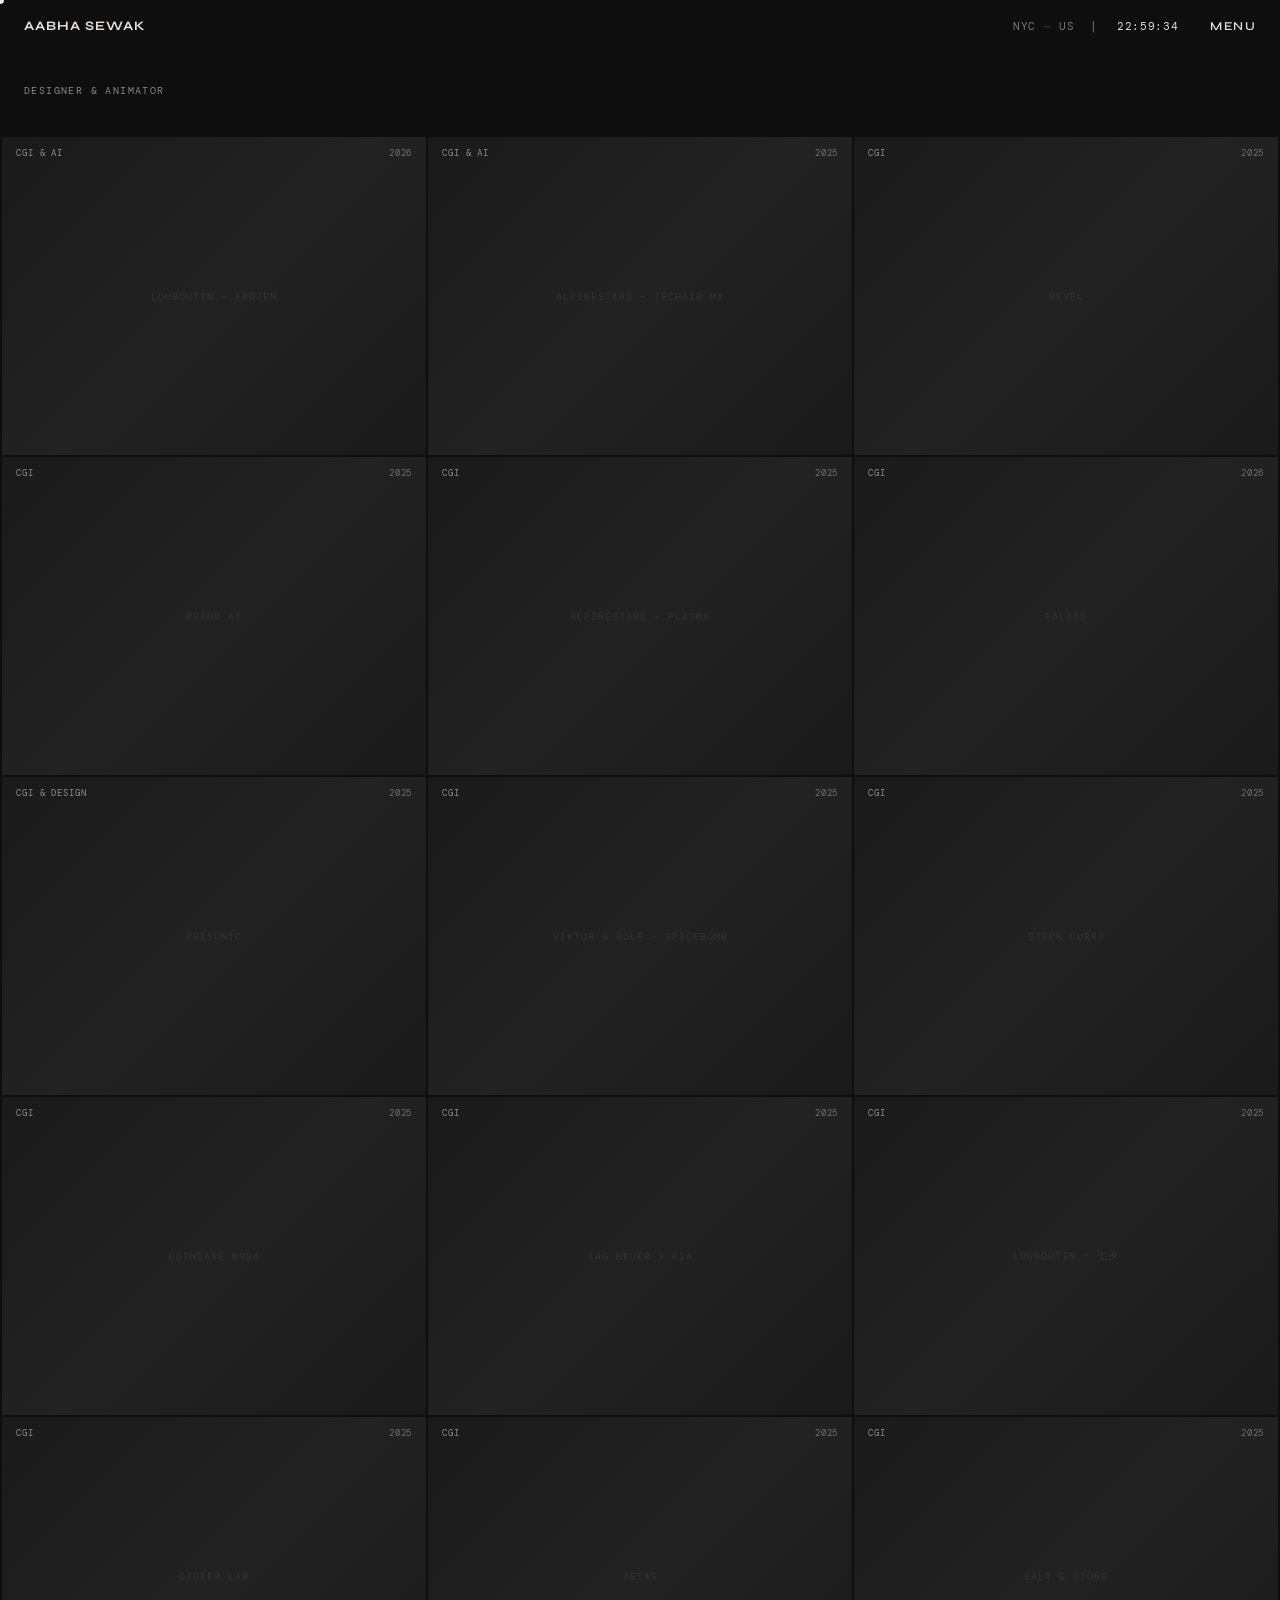
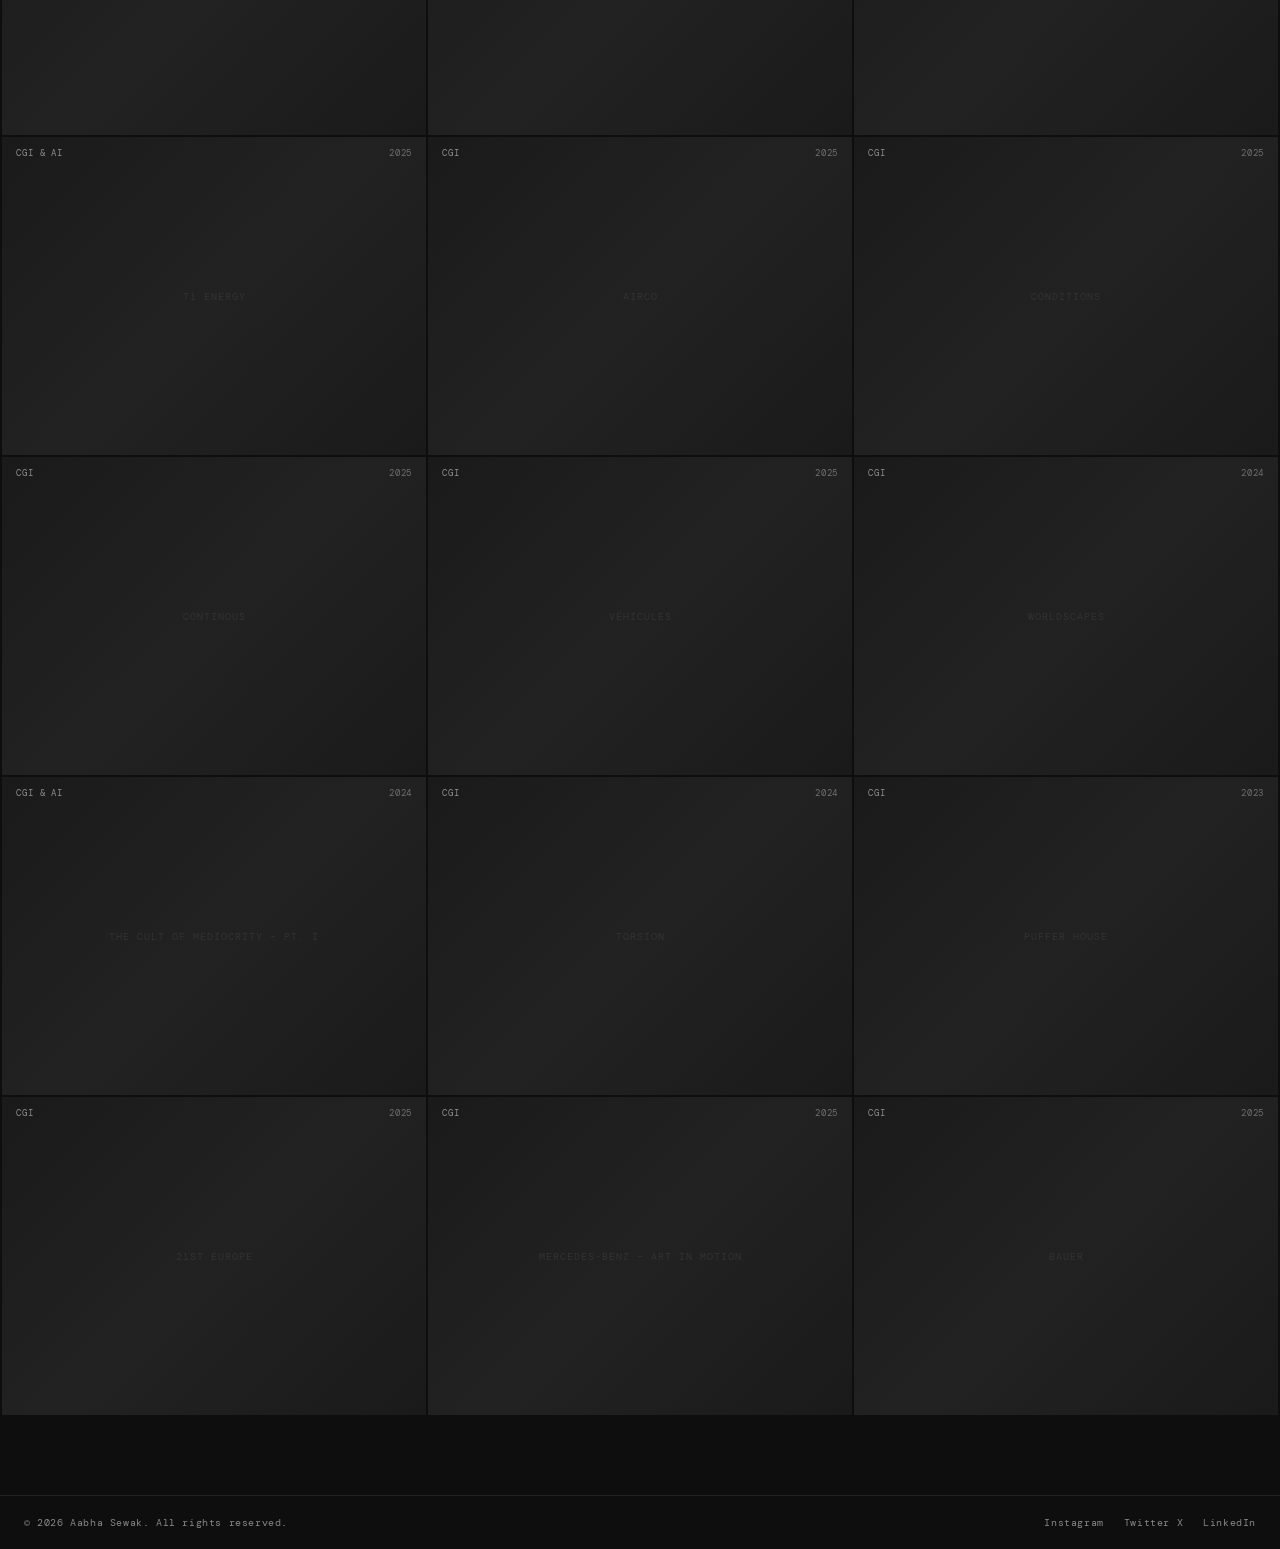
<file: index.html>
<!DOCTYPE html>
<html lang="en">
<head>
  <meta charset="UTF-8" />
  <meta name="viewport" content="width=device-width, initial-scale=1.0" />
  <title>Aabha Sewak — Designer & Animator</title>
  <link href="https://fonts.googleapis.com/css2?family=DM+Mono:wght@300;400&family=Syne:wght@400;500;600;700;800&display=swap" rel="stylesheet" />
  <link rel="stylesheet" href="shared.css" />
  <style>
    .hero { padding: calc(var(--nav-h) + 32px) 24px 40px; }
    .hero-label {
      font-family: var(--mono); font-size: 10px; letter-spacing: .14em;
      text-transform: uppercase; color: var(--fg-dim);
    }
    .works {
      padding: 0 2px 80px;
      display: grid; grid-template-columns: repeat(3, 1fr); gap: 2px;
    }
    @media (max-width: 900px) { .works { grid-template-columns: repeat(2, 1fr); } }
    @media (max-width: 560px) { .works { grid-template-columns: 1fr; } }

    .work-item {
      display: block; text-decoration: none; color: var(--fg);
      position: relative; overflow: hidden; background: #181818; aspect-ratio: 4/3;
    }
    .work-thumb {
      width: 100%; height: 100%; object-fit: cover; display: block;
      transition: transform .6s cubic-bezier(.4,0,.2,1), filter .4s;
      filter: brightness(.85) saturate(.9);
    }
    .work-item:hover .work-thumb {
      transform: scale(1.04);
      filter: brightness(1) saturate(1);
    }
    .work-placeholder {
      width: 100%; height: 100%;
      background: linear-gradient(135deg, #1a1a1a 0%, #222 50%, #1a1a1a 100%);
      display: flex; align-items: center; justify-content: center;
      transition: transform .6s cubic-bezier(.4,0,.2,1);
    }
    .work-item:hover .work-placeholder { transform: scale(1.04); }
    .work-placeholder-inner {
      font-family: var(--mono); font-size: 10px;
      color: #333; letter-spacing: .1em; text-transform: uppercase; text-align: center; padding: 0 16px;
    }
    .work-info {
      position: absolute; bottom: 0; left: 0; right: 0;
      padding: 20px 16px 14px;
      background: linear-gradient(transparent, rgba(0,0,0,.8));
      transform: translateY(6px); opacity: 0;
      transition: transform .3s, opacity .3s;
    }
    .work-item:hover .work-info { transform: translateY(0); opacity: 1; }
    .work-tags {
      font-family: var(--mono); font-size: 9px; color: var(--fg-dim);
      letter-spacing: .1em; text-transform: uppercase; margin-bottom: 4px;
    }
    .work-title { font-family: var(--sans); font-weight: 700; font-size: 14px; }
    .work-strip {
      position: absolute; top: 0; left: 0; right: 0;
      padding: 10px 14px 8px;
      display: flex; justify-content: space-between;
    }
    .work-type { font-family: var(--mono); font-size: 9px; letter-spacing: .1em; text-transform: uppercase; color: rgba(255,255,255,.5); }
    .work-year { font-family: var(--mono); font-size: 9px; color: rgba(255,255,255,.35); }
  </style>
</head>
<body>
  <div id="cursor"></div>

  <nav>
    <a href="index.html" class="nav-logo">Aabha Sewak</a>
    <div class="nav-right">
      <div class="nav-location">NYC ⏤ US &nbsp;|&nbsp; <span id="clock">--:--:--</span></div>
      <button class="menu-btn" id="menuOpen">Menu</button>
    </div>
  </nav>

  <div id="menu-overlay">
    <div class="menu-top">
      <a href="index.html" class="nav-logo">Aabha Sewak</a>
      <button class="menu-close" id="menuClose">Close</button>
    </div>
    <div class="menu-body">
      <a href="index.html" class="menu-link">Home</a>
      <a href="works/index.html" class="menu-link">Works</a>
      <a href="about.html" class="menu-link">About</a>
      <a href="contact.html" class="menu-link">Contact</a>
    </div>
    <div class="menu-footer">
      <div class="menu-social">
        <a href="https://www.instagram.com/" target="_blank">Instagram</a>
        <a href="https://x.com/" target="_blank">Twitter X</a>
        <a href="https://www.linkedin.com/" target="_blank">LinkedIn</a>
      </div>
      <div class="menu-loc">Location — Timezone<span>NYC ⏤ US</span><span id="clock2">--:--:--</span></div>
    </div>
  </div>

  <main class="page-enter">
    <div class="hero">
      <p class="hero-label">Designer & Animator</p>
    </div>
    <section class="works" id="works"></section>
  </main>

  <footer>
    <p class="footer-copy">© 2026 Aabha Sewak. All rights reserved.</p>
    <div class="footer-social">
      <a href="https://www.instagram.com/" target="_blank">Instagram</a>
      <a href="https://x.com/" target="_blank">Twitter X</a>
      <a href="https://www.linkedin.com/" target="_blank">LinkedIn</a>
    </div>
  </footer>

  <script src="shared.js"></script>
  <script>
    var grid = document.getElementById('works');
    window.WORKS_DATA.forEach(function(w) {
      var a = document.createElement('a');
      a.href = 'works/' + w.slug + '.html';
      a.className = 'work-item';

      var thumbHtml = w.img
        ? '<img class="work-thumb" src="assets/' + w.img + '" alt="' + w.title + '" loading="lazy" />'
        : '<div class="work-placeholder"><div class="work-placeholder-inner">' + w.title + '</div></div>';

      a.innerHTML =
        thumbHtml +
        '<div class="work-strip"><span class="work-type">' + w.type + '</span><span class="work-year">' + w.year + '</span></div>' +
        '<div class="work-info"><div class="work-tags">' + w.cat + '</div><div class="work-title">' + w.title + '</div></div>';

      a.addEventListener('mouseenter', function() { window.cur.classList.add('expand'); });
      a.addEventListener('mouseleave', function() { window.cur.classList.remove('expand'); });
      grid.appendChild(a);
    });
  </script>
</body>
</html>
</file>
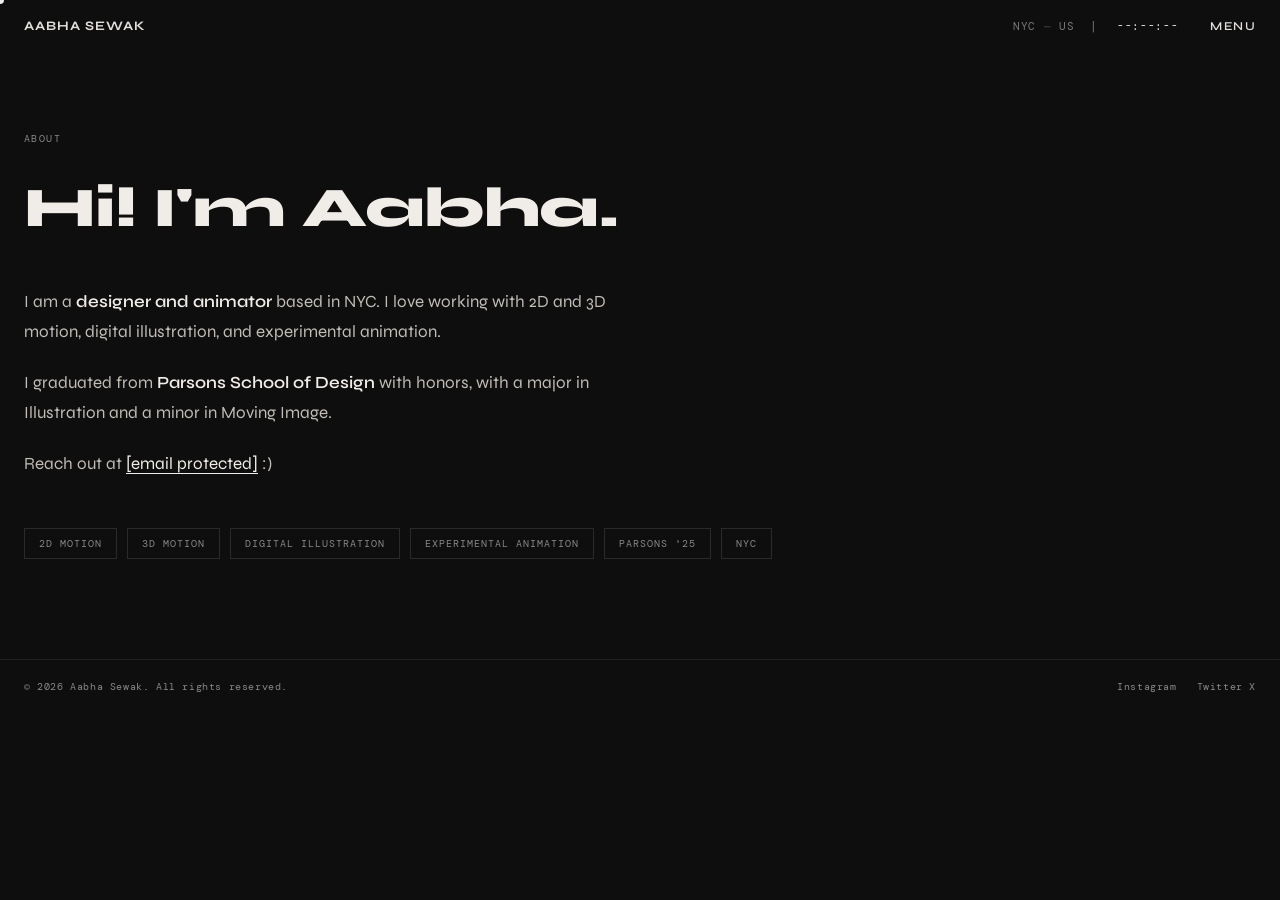
<file: about.html>
<!DOCTYPE html>
<html lang="en">
<head>
  <meta charset="UTF-8" /><meta name="viewport" content="width=device-width, initial-scale=1.0" />
  <title>About — Aabha Sewak</title>
  <link href="https://fonts.googleapis.com/css2?family=DM+Mono:wght@300;400&family=Syne:wght@400;500;600;700;800&display=swap" rel="stylesheet" />
  <link rel="stylesheet" href="shared.css" />
  <style>
    .about-wrap {
      padding: calc(var(--nav-h) + 80px) 24px 100px;
      max-width: 860px;
    }
    .about-label {
      font-family: var(--mono); font-size: 10px; letter-spacing: .14em;
      text-transform: uppercase; color: var(--fg-dim); margin-bottom: 32px;
    }
    .about-heading {
      font-family: var(--sans); font-weight: 800;
      font-size: clamp(28px, 5vw, 56px); line-height: 1.1;
      letter-spacing: -.01em; margin-bottom: 48px;
    }
    .about-body p {
      font-family: var(--sans); font-size: 17px; line-height: 1.8;
      color: #c0bcb6; font-weight: 400; margin-bottom: 20px;
      max-width: 600px;
    }
    .about-body p em {
      color: var(--fg); font-style: normal; font-weight: 600;
    }
    .about-tags {
      display: flex; flex-wrap: wrap; gap: 10px;
      margin-top: 48px;
    }
    .about-tag {
      font-family: var(--mono); font-size: 10px; letter-spacing: .1em;
      text-transform: uppercase; color: var(--fg-dim);
      border: 1px solid #2a2a2a; padding: 8px 14px;
    }
  </style>
</head>
<body>
  <div id="cursor"></div>
  <nav>
    <a href="index.html" class="nav-logo">Aabha Sewak</a>
    <div class="nav-right">
      <div class="nav-location">NYC ⏤ US &nbsp;|&nbsp; <span id="clock">--:--:--</span></div>
      <button class="menu-btn" id="menuOpen">Menu</button>
    </div>
  </nav>

  <div id="menu-overlay">
    <div class="menu-top">
      <a href="index.html" class="nav-logo">Aabha Sewak</a>
      <button class="menu-close" id="menuClose">Close</button>
    </div>
    <div class="menu-body">
      <a href="index.html" class="menu-link">Home</a>
      <a href="works/index.html" class="menu-link">Works</a>
      <a href="about.html" class="menu-link">About</a>
      <a href="contact.html" class="menu-link">Contact</a>
    </div>
    <div class="menu-footer">
      <div class="menu-social">
        <a href="https://www.instagram.com/" target="_blank">Instagram</a>
        <a href="https://x.com/" target="_blank">Twitter X</a>
        <a href="https://www.linkedin.com/" target="_blank">LinkedIn</a>
      </div>
      <div class="menu-loc">Location — Timezone<span>NYC ⏤ US</span><span id="clock2">--:--:--</span></div>
    </div>
  </div>

  <main class="page-enter">
    <div class="about-wrap">
      <p class="about-label">About</p>
      <h1 class="about-heading">Hi! I'm Aabha.</h1>
      <div class="about-body">
        <p>I am a <em>designer and animator</em> based in NYC. I love working with 2D and 3D motion, digital illustration, and experimental animation.</p>
        <p>I graduated from <em>Parsons School of Design</em> with honors, with a major in Illustration and a minor in Moving Image.</p>
        <p>Reach out at <a href="/cdn-cgi/l/email-protection#bbdadad9d3dac8deccdad08b89fbdcd6dad2d795d8d4d6" style="color:var(--fg);text-underline-offset:4px;"><span class="__cf_email__" data-cfemail="e48585868c85978193858fd4d6a48389858d88ca878b89">[email&#160;protected]</span></a> :)</p>
      </div>
      <div class="about-tags">
        <span class="about-tag">2D Motion</span>
        <span class="about-tag">3D Motion</span>
        <span class="about-tag">Digital Illustration</span>
        <span class="about-tag">Experimental Animation</span>
        <span class="about-tag">Parsons '25</span>
        <span class="about-tag">NYC</span>
      </div>
    </div>
  </main>

  <footer>
    <p class="footer-copy">© 2026 Aabha Sewak. All rights reserved.</p>
    <div class="footer-social">
      <a href="https://www.instagram.com/" target="_blank">Instagram</a>
      <a href="https://x.com/" target="_blank">Twitter X</a>
</file>
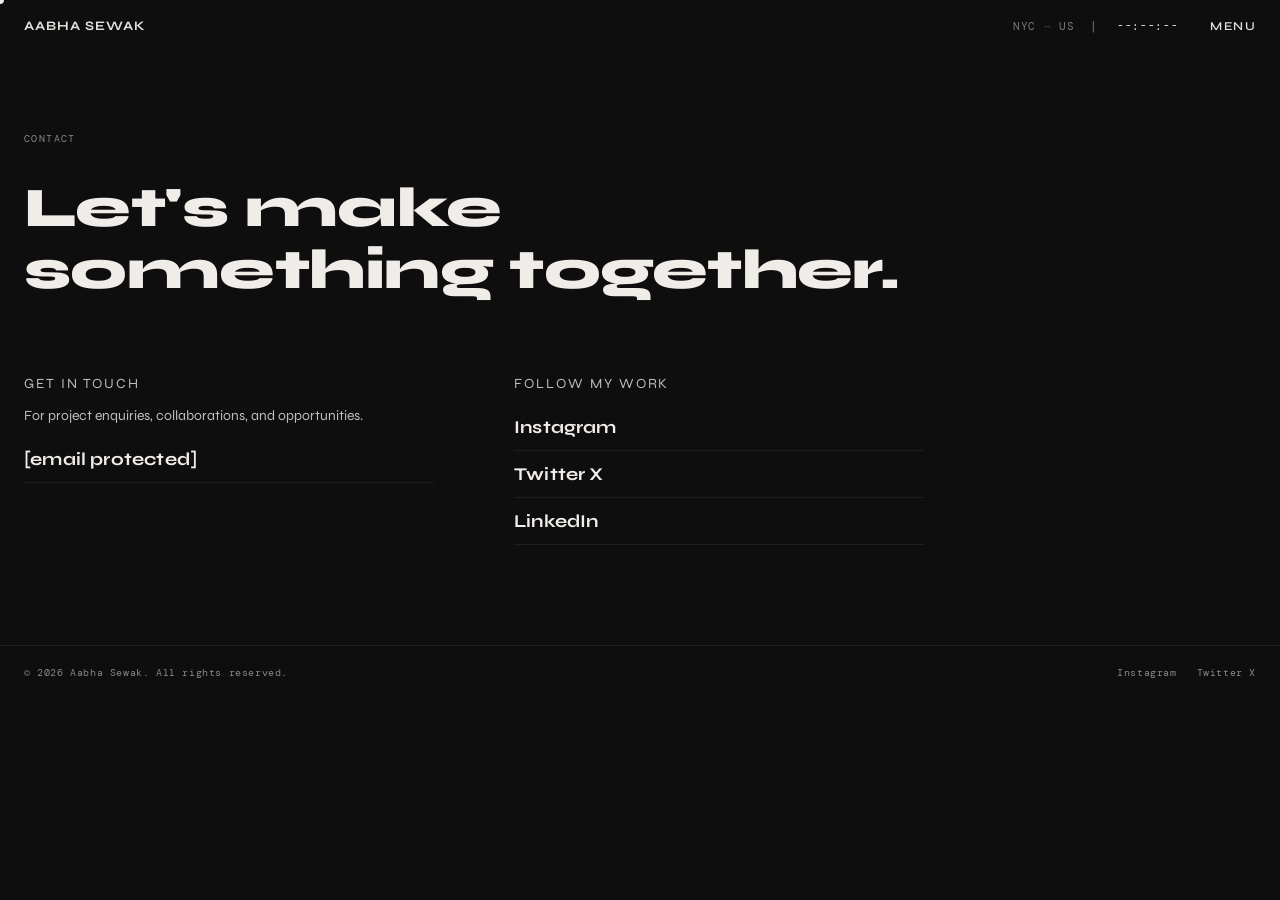
<file: contact.html>
<!DOCTYPE html>
<html lang="en">
<head>
  <meta charset="UTF-8" /><meta name="viewport" content="width=device-width, initial-scale=1.0" />
  <title>Contact — Aabha Sewak</title>
  <link href="https://fonts.googleapis.com/css2?family=DM+Mono:wght@300;400&family=Syne:wght@400;500;600;700;800&display=swap" rel="stylesheet" />
  <link rel="stylesheet" href="shared.css" />
  <style>
    .contact-wrap { padding: calc(var(--nav-h) + 80px) 24px 100px; }
    .contact-label {
      font-family: var(--mono); font-size: 10px; letter-spacing: .14em;
      text-transform: uppercase; color: var(--fg-dim); margin-bottom: 32px;
    }
    .contact-heading {
      font-family: var(--sans); font-weight: 800;
      font-size: clamp(28px, 5vw, 56px); line-height: 1.1;
      letter-spacing: -.01em; margin-bottom: 72px;
    }
    .contact-grid {
      display: grid; grid-template-columns: 1fr 1fr; gap: 80px; max-width: 900px;
    }
    @media (max-width: 700px) { .contact-grid { grid-template-columns: 1fr; gap: 48px; } }
    .contact-block-label {
      font-family: var(--mono); font-size: 10px; letter-spacing: .14em;
      text-transform: uppercase; color: var(--fg-dim); margin-bottom: 16px;
    }
    .contact-block p {
      font-family: var(--sans); font-size: 14px; line-height: 1.7; color: #c0bcb6; margin-bottom: 8px;
    }
    .contact-link {
      display: block; font-family: var(--sans); font-weight: 700; font-size: 18px;
      color: var(--fg); text-decoration: none; letter-spacing: .01em;
      padding: 12px 0; border-bottom: 1px solid #1e1e1e;
      transition: padding-left .25s;
    }
    .contact-link:hover { padding-left: 10px; }
  </style>
</head>
<body>
  <div id="cursor"></div>
  <nav>
    <a href="index.html" class="nav-logo">Aabha Sewak</a>
    <div class="nav-right">
      <div class="nav-location">NYC ⏤ US &nbsp;|&nbsp; <span id="clock">--:--:--</span></div>
      <button class="menu-btn" id="menuOpen">Menu</button>
    </div>
  </nav>

  <div id="menu-overlay">
    <div class="menu-top">
      <a href="index.html" class="nav-logo">Aabha Sewak</a>
      <button class="menu-close" id="menuClose">Close</button>
    </div>
    <div class="menu-body">
      <a href="index.html" class="menu-link">Home</a>
      <a href="works/index.html" class="menu-link">Works</a>
      <a href="about.html" class="menu-link">About</a>
      <a href="contact.html" class="menu-link">Contact</a>
    </div>
    <div class="menu-footer">
      <div class="menu-social">
        <a href="https://www.instagram.com/" target="_blank">Instagram</a>
        <a href="https://x.com/" target="_blank">Twitter X</a>
        <a href="https://www.linkedin.com/" target="_blank">LinkedIn</a>
      </div>
      <div class="menu-loc">Location — Timezone<span>NYC ⏤ US</span><span id="clock2">--:--:--</span></div>
    </div>
  </div>

  <main class="page-enter">
    <div class="contact-wrap">
      <p class="contact-label">Contact</p>
      <h1 class="contact-heading">Let's make<br>something together.</h1>
      <div class="contact-grid">
        <div class="contact-block">
          <p class="contact-block-label">Get In Touch</p>
          <p>For project enquiries, collaborations, and opportunities.</p>
          <a href="/cdn-cgi/l/email-protection#e68787848e87958391878dd6d4a6818b878f8ac885898b" class="contact-link"><span class="__cf_email__" data-cfemail="6f0e0e0d070e1c0a180e045f5d2f08020e0603410c0002">[email&#160;protected]</span></a>
        </div>
        <div class="contact-block">
          <p class="contact-block-label">Follow My Work</p>
          <a href="https://www.instagram.com/" target="_blank" class="contact-link">Instagram</a>
          <a href="https://x.com/" target="_blank" class="contact-link">Twitter X</a>
          <a href="https://www.linkedin.com/" target="_blank" class="contact-link">LinkedIn</a>
        </div>
      </div>
    </div>
  </main>

  <footer>
    <p class="footer-copy">© 2026 Aabha Sewak. All rights reserved.</p>
    <div class="footer-social">
      <a href="https://www.instagram.com/" target="_blank">Instagram</a>
      <a href="https://x.com/" target="_blank">Twitter X</a>
</file>
<file: shared.css>
*, *::before, *::after { box-sizing: border-box; margin: 0; padding: 0; }

:root {
  --bg: #0e0e0e;
  --fg: #f0ede8;
  --fg-dim: #888;
  --mono: 'DM Mono', monospace;
  --sans: 'Syne', sans-serif;
  --nav-h: 52px;
}

html, body {
  background: var(--bg);
  color: var(--fg);
  font-family: var(--sans);
  font-size: 13px;
  overflow-x: hidden;
}

body { cursor: none; }
#cursor {
  position: fixed;
  width: 8px; height: 8px;
  background: var(--fg);
  border-radius: 50%;
  pointer-events: none;
  z-index: 9999;
  transform: translate(-50%, -50%);
  transition: width .2s, height .2s, background .2s;
}
#cursor.expand {
  width: 40px; height: 40px;
  background: transparent;
  border: 1px solid var(--fg);
}

nav {
  position: fixed;
  top: 0; left: 0; right: 0;
  height: var(--nav-h);
  display: flex;
  align-items: center;
  justify-content: space-between;
  padding: 0 24px;
  z-index: 100;
  mix-blend-mode: difference;
}

.nav-logo {
  font-family: var(--sans);
  font-weight: 700;
  font-size: 13px;
  letter-spacing: .08em;
  text-transform: uppercase;
  color: var(--fg);
  text-decoration: none;
}

.nav-right { display: flex; align-items: center; gap: 32px; }

.nav-location {
  font-family: var(--mono);
  font-size: 11px;
  color: var(--fg-dim);
  letter-spacing: .06em;
  display: flex;
  gap: 12px;
  align-items: center;
}
.nav-location span { color: var(--fg); }

.menu-btn {
  background: none; border: none; color: var(--fg);
  font-family: var(--sans); font-size: 12px; font-weight: 600;
  letter-spacing: .12em; text-transform: uppercase;
  cursor: none; padding: 4px 0; position: relative;
}
.menu-btn::after {
  content: '';
  position: absolute; bottom: 0; left: 0; right: 0;
  height: 1px; background: var(--fg);
  transform: scaleX(0); transition: transform .3s;
}
.menu-btn:hover::after { transform: scaleX(1); }

#menu-overlay {
  position: fixed; inset: 0;
  background: var(--bg);
  z-index: 200;
  display: flex; flex-direction: column;
  padding: 0 24px 32px;
  opacity: 0; pointer-events: none;
  transition: opacity .4s cubic-bezier(.4,0,.2,1);
}
#menu-overlay.open { opacity: 1; pointer-events: all; }

.menu-top {
  display: flex; align-items: center; justify-content: space-between;
  height: var(--nav-h);
}

.menu-close {
  background: none; border: none;
  font-family: var(--sans); font-size: 12px; font-weight: 600;
  letter-spacing: .12em; text-transform: uppercase; color: var(--fg); cursor: none;
}

.menu-body {
  flex: 1; display: flex; flex-direction: column; justify-content: center; gap: 8px;
}

.menu-link {
  font-family: var(--sans); font-weight: 800;
  font-size: clamp(36px, 7vw, 80px); line-height: 1.05;
  text-transform: uppercase;
  text-decoration: none; display: inline-block; overflow: hidden; position: relative;
  -webkit-text-stroke: 1px var(--fg); color: transparent; transition: color .3s;
}
.menu-link:hover { color: var(--fg); }

.menu-footer {
  display: flex; align-items: flex-end; justify-content: space-between;
}

.menu-social { display: flex; flex-direction: column; gap: 6px; }
.menu-social a {
  font-family: var(--mono); font-size: 11px;
  color: var(--fg-dim); text-decoration: none; letter-spacing: .06em; transition: color .2s;
}
.menu-social a:hover { color: var(--fg); }

.menu-loc {
  font-family: var(--mono); font-size: 11px;
  color: var(--fg-dim); letter-spacing: .06em; text-align: right;
}
.menu-loc span { display: block; color: var(--fg); }

/* Work card */
.work-item {
  display: block; text-decoration: none; color: var(--fg);
  position: relative; overflow: hidden; background: #181818; aspect-ratio: 4/3;
}
.work-placeholder {
  width: 100%; height: 100%;
  background: linear-gradient(135deg, #1a1a1a 0%, #222 50%, #1a1a1a 100%);
  display: flex; align-items: center; justify-content: center;
  transition: transform .6s cubic-bezier(.4,0,.2,1);
}
.work-item:hover .work-placeholder { transform: scale(1.04); }
.work-placeholder-inner {
  font-family: var(--mono); font-size: 10px;
  color: #333; letter-spacing: .1em; text-transform: uppercase;
}
.work-info {
  position: absolute; bottom: 0; left: 0; right: 0;
  padding: 20px 16px 14px;
  background: linear-gradient(transparent, rgba(0,0,0,.75));
  transform: translateY(6px); opacity: 0;
  transition: transform .3s, opacity .3s;
}
.work-item:hover .work-info { transform: translateY(0); opacity: 1; }
.work-tags {
  font-family: var(--mono); font-size: 9px;
  color: var(--fg-dim); letter-spacing: .1em; text-transform: uppercase;
  margin-bottom: 4px; display: flex; gap: 8px;
}
.work-title { font-family: var(--sans); font-weight: 700; font-size: 14px; letter-spacing: .02em; }
.work-strip {
  position: absolute; top: 0; left: 0; right: 0;
  padding: 10px 14px 8px;
  display: flex; justify-content: space-between; align-items: flex-start;
}
.work-type { font-family: var(--mono); font-size: 9px; letter-spacing: .1em; text-transform: uppercase; color: rgba(255,255,255,.5); }
.work-year { font-family: var(--mono); font-size: 9px; letter-spacing: .08em; color: rgba(255,255,255,.35); }

footer {
  border-top: 1px solid #222; padding: 20px 24px;
  display: flex; justify-content: space-between; align-items: center;
}
.footer-copy { font-family: var(--mono); font-size: 10px; color: var(--fg-dim); letter-spacing: .06em; }
.footer-social { display: flex; gap: 20px; }
.footer-social a {
  font-family: var(--mono); font-size: 10px;
  color: var(--fg-dim); text-decoration: none; letter-spacing: .06em; transition: color .2s;
}
.footer-social a:hover { color: var(--fg); }

.page-enter { animation: fadeUp .6s cubic-bezier(.4,0,.2,1) both; }
@keyframes fadeUp {
  from { opacity: 0; transform: translateY(18px); }
  to   { opacity: 1; transform: translateY(0); }
}
</file>
